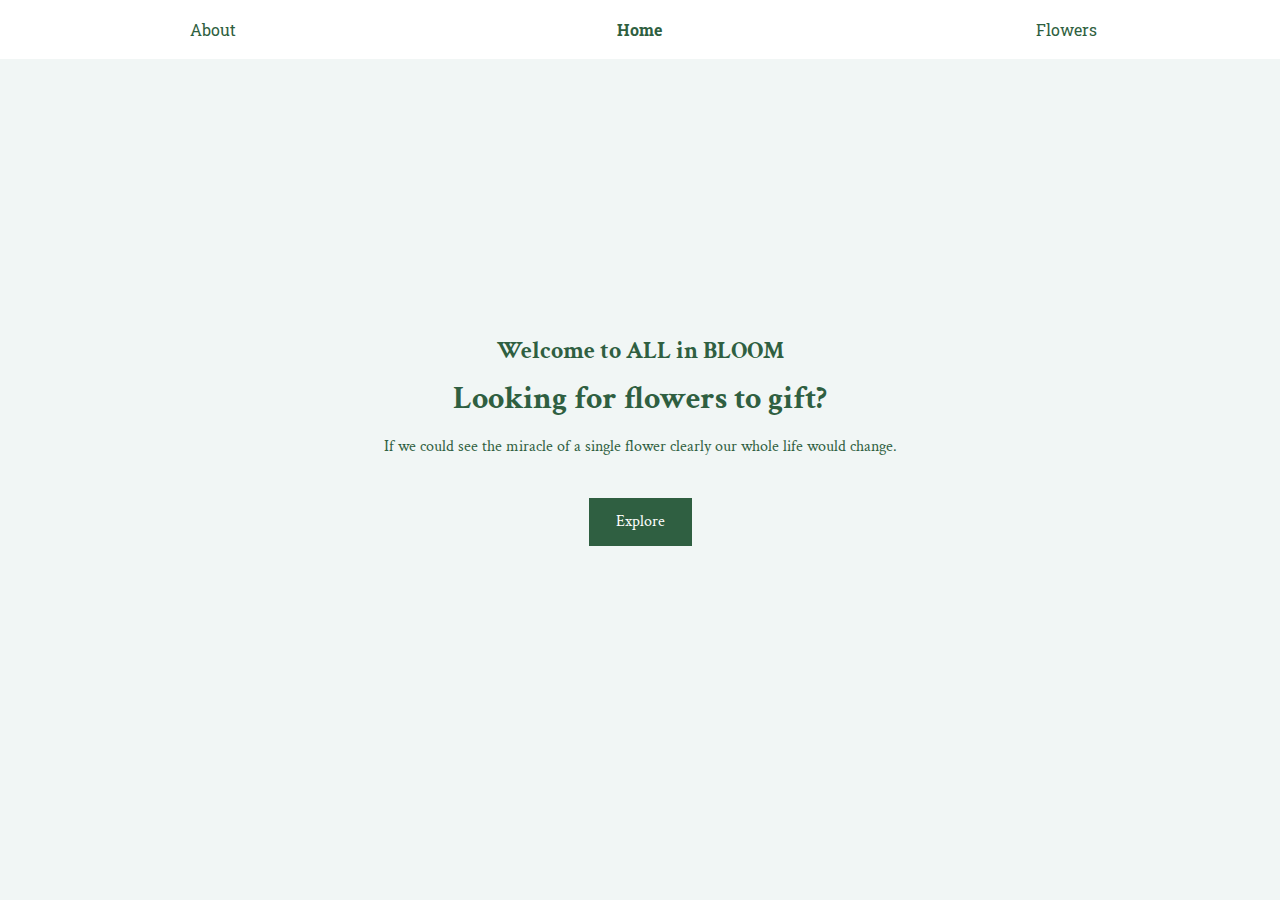
<file: index.html>
<!DOCTYPE html>
<html lang="en" dir="ltr">
  <head>
    <meta charset="utf-8">
    <title>HomePage</title>
    <link rel="stylesheet" href="style.css">
  </head>
  <body>

<div id= "HomeContainer">
  <div class= "NavigationBar">
  <a href="index2.html" class="Navigation"> About </a>
  <a style= "font-weight: bold" href="#" class="Navigation"> Home </a>
  <a href="index3.html" class="Navigation"> Flowers </a>
  </div>

  <div id= "HomeSubContainer">
  <div id= "slogan">
    <h1 style= "font-size: 1.5em"> Welcome to ALL in BLOOM </h1>
    <h1> Looking for flowers to gift? </h1>
    <p id= "subslogan"> If we could see the miracle of a single flower clearly our whole life would change. </p>
    <a href= "index3.html" class= "HomeSloganButton"> Explore </a>
    </div>
  <!-- <img id= "HomeImage" src="https://images.unsplash.com/photo-1464982326199-86f32f81b211?ixlib=rb-1.2.1&ixid=eyJhcHBfaWQiOjEyMDd9&auto=format&fit=crop&w=700&q=60" alt="Flowers"> -->
    </div>
  </div>

  </body>
</html>
</file>
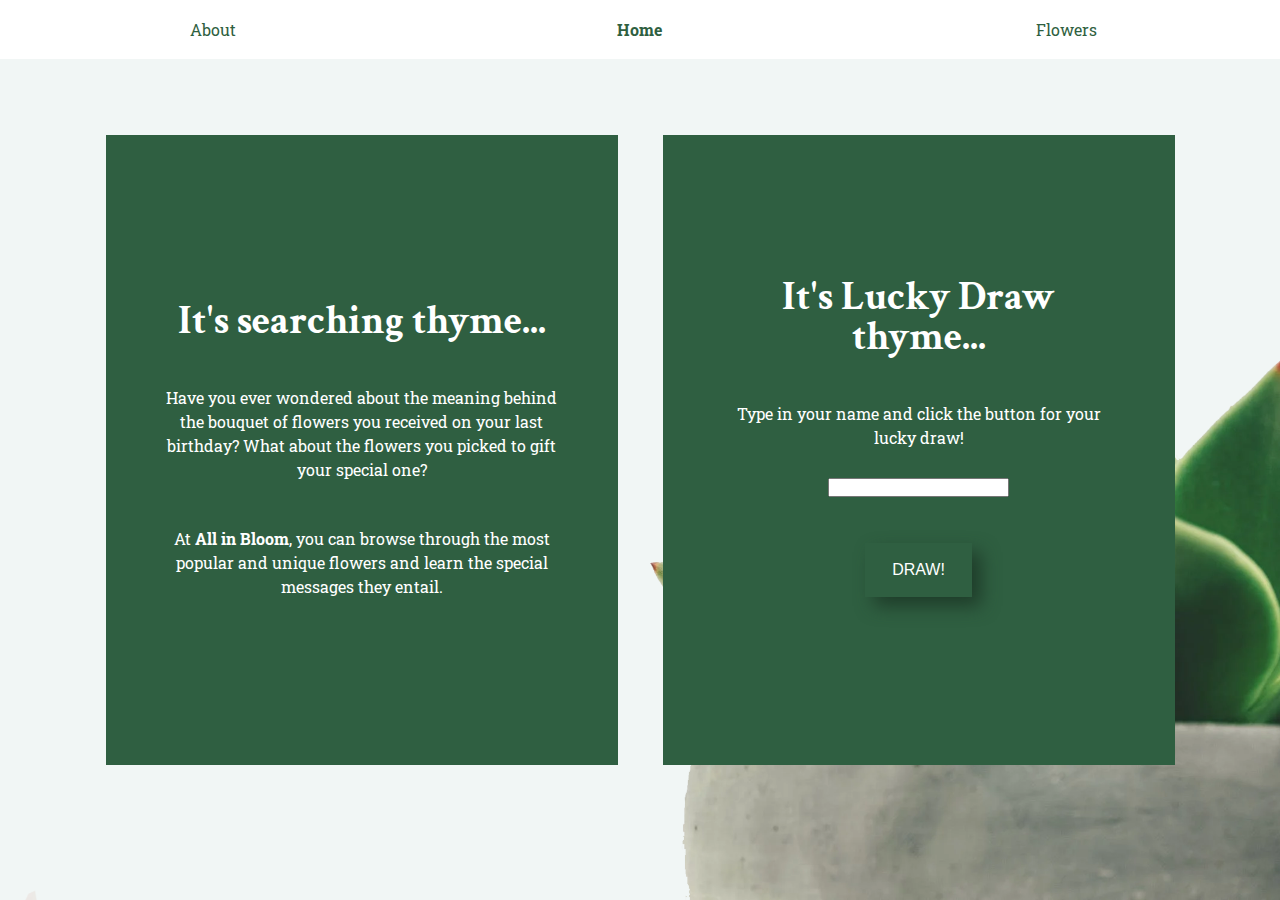
<file: index2.html>
<!DOCTYPE html>
<html lang="en" dir="ltr">
  <head>
    <meta charset="utf-8">
    <title>About</title>
    <link rel="stylesheet" href="style.css">
  </head>
  <body>
    <div class= "Container">
    <div class= "NavigationBar">
    <a href="index2.html" class="Navigation"> About </a>
    <a style= "font-weight: bold" href="index.html" class="Navigation"> Home </a>
    <a href="index3.html" class="Navigation"> Flowers </a>
    </div>

    <div id= "all">
    <div id= "about">
      <h1 id= aboutHeading> It's searching thyme...</h1>
      <p> Have you ever wondered about the meaning behind the bouquet of flowers you received on your last birthday?
      What about the flowers you picked to gift your special one? </p>
   <p>  At <b>All in Bloom</b>, you can browse through the most popular and unique flowers and learn the special messages they entail. </p>
      </div>

      <div id= "specialDraw">
        <h1 id= aboutHeading> It's Lucky Draw thyme...</h1>

        <label>Type in your name and click the button for your lucky draw!
          <br><br>
    <input type="text" id="name">

    <br>
    <button id="luckyButton">DRAW!</button>

  </label>

  <div id="lucky-output"></div>
      </div>

    </div>

    <script src="aboutScript.js"></script>

  </body>
</html>
</file>
<file: style.css>
@import url('https://fonts.googleapis.com/css2?family=Pacifico&family=Crimson+Text&family=Playfair+Display&display=swap');
@import url('https://fonts.googleapis.com/css2?family=Pacifico&family=Roboto+Slab:wght@200&display=swap');
* {
  box-sizing: border-box;
  padding: 0;
  margin: 0;
  transition: all 2s;
  /* color: #2f5f41; */
  /* border: 1px solid black; */
}

html, body {
  background-color: #f1f6f5;
}

/* Homepage */

#HomeContainer {
  /* position: relative; */
  display: flex;
  flex-direction: column;
  background-image: url("https://images.pexels.com/photos/1369280/pexels-photo-1369280.jpeg?auto=compress&cs=tinysrgb&dpr=2&h=750&w=1260");
  background-position: center;
   background-repeat: no-repeat;
   background-size: cover;
  width: 100vw;
  height: 100vh;

}

#HomeSubContainer {
  display: flex;
  flex-direction: column;
  width: 100%;
  height: 100%;

  text-align: center;
  align-items: center;
  justify-content: center;

}

.NavigationBar {
  position: fixed;
  top: 0;
  display: grid;
  grid-template-columns: repeat(3, 1fr);
  width: 100%;
  justify-items: center;
  background-color: white;

}

.Navigation {
  background-color: transparent;
  border: white;
  padding: 15px 32px;
  text-align: center;
  text-decoration: none;
  display: inline-block;
  font-size: 16px;
  margin: 4px 2px;
  cursor: pointer;
  transition: all 0.5s ease-in-out;
  width: 25vmin;
  color: #2f5f41;
  font-family: 'Roboto Slab'

}

.Navigation:hover {
  border-bottom: 0.5vmin solid #2f5f41;
}

#slogan {
  font-family: 'Crimson Text';
  line-height: 3em;
  color: #2f5f41;


}

#subslogan {
  font-family: 'Crimson Text';
  color: #2f5f41;

}

#HomeImage {
  object-fit: cover;
  width: 50%;
  height: 80vh;
}

.HomeSloganButton {
  background-color: #2f5f41;
  border: white;
  padding: 0 3vmin;
  text-align: center;
  text-decoration: none;
  display: inline-block;
  font-size: 1em;
  cursor: pointer;
  /* border: 1px solid #2f5f41; */
  margin-top: 5vmin;
  -webkit-transition: all .2s ease-in-out;
  color: white;
  margin: 3vmin 0 3vmin 0;

}

.HomeSloganButton:hover {
  transform: scale(1.05);
  }


  /* ABOUT */
.Container {
  background-image: url("About.png");
  background-position: center;
   background-repeat: no-repeat;
   background-size: cover;
  width: 100vw;
  height: 100vh;

  display: flex;
  flex-direction: column;
  text-align: center;
  align-items: center;
  justify-content: center;
}

#about, #specialDraw{
  display: flex;
  flex-direction: column;
  background-color: #2f5f41;
  font-family: 'Roboto Slab';
  line-height: 1.5em;
  color: white;
  width: 80vmin;
  padding: 6vmin 6vmin 6vmin 6vmin;
  animation: aboutAppear 2s ease-in-out;
  width: 40vw;
  height: 70vh;

  text-align: center;
  align-items: center;
  justify-content: center;
  }

  p + p {
  margin-top: 5vmin;
}

@keyframes aboutAppear {
  0% {opacity: 0;}
  100% {opacity: 1;}
}

#aboutHeading {
  font-family: 'Crimson Text';
  font-size: 2.5em;
  color: white;
  margin-bottom: 5vmin;
  animation: aboutAppear 1s ease-in-out;
  line-height: 1;
}

/* flower page */
#flowerGrid {
  display: grid;
  grid-template-columns: repeat(3, 1fr);
  grid-column-gap: 3vmin;
  grid-row-gap: 10vmin;
  margin: 10vmin 25vmin 0 25vmin;

}

.flower {
  padding: 1vmin 1vmin 1vmin 1vmin;
}
.flower:hover {
  transform: scale(1.1);
}

/* .flower:active {
  border: 3px solid #2f5f41;
} */

.flowerImage {
  object-fit: cover;
  width: 20vmin;
  height: 30vmin;
}

.FlowerContainer {
  display: flex;
  flex-direction: column;

  width: 100vw;
  justify-content: center;
  align-items: center;
}

#background {
  display: flex;
  flex-direction: column;
  background-image: url("https://images.pexels.com/photos/1859585/pexels-photo-1859585.jpeg?auto=compress&cs=tinysrgb&dpr=2&h=750&w=1260");
  background-position: center;
  background-repeat: no-repeat;
  background-size: cover;
  background-attachment: fixed;
  /* height: 100vh; */
    text-align: center;
    align-items: center;
    justify-content: center;
}

#popularGrid {
  display: grid;
  grid-template-columns: repeat(4, 1fr);
  grid-column-gap: 3vmin;
  grid-row-gap: 3vmin;
  margin: 5vmin 20vmin 10vmin 20vmin;
  /* height: 70vh; */

}

/* NOTE: It may be simpler to treat these .popularContent divs as GRIDS */

/* .popularContent {
  display: flex;
  flex-direction: column;
  width: 100%;
  height: 100%;
  overflow: hidden;
} */

.popularContent {
  display: grid;
  grid-template-rows: auto 25vh;
}

.popularImg {
  object-fit: cover;
  width: 100%;
  height: 100%;
}

.descriptions {
     text-align: center;
  color: white;
  font-family: 'Roboto Slab';
  margin: 3vmin;
  font-size: 2.5vmin;
}

.aprilPicks {
  margin-top: 12vmin;
  font-family: 'Crimson Text';
  color: #3f5f41;
}

#view {
  width: 100vw;
}

#all {
  display: flex;
  flex-direction: row;
  width: 100vw;
  height: 100vh;
  justify-content: center;
  align-items: center;

}


#luckyButton {
  padding
}

#specialDraw {
  display: flex;
  flex-direction: column;
  text-align: center;
  align-items: center;
  justify-content: center;

  margin-left: 5vmin;

  background-color: #2f5f41;
  animation: outerglow 2s infinite ease-in;
  /* animation: aboutAppear 2s ease-in-out; */

}

@keyframes outerglow {
 0% {box-shadow: 0 0 3vmin #2f5f41;}
 50% {box-shadow: 0 0 0;}
 100% {box-shadow: 0 0 3vmin #2f5f41;}
}

#luckyButton {
  background-color: #2f5f41;
  border: white;
  padding: 2vmin 3vmin;
  text-align: center;
  text-decoration: none;
  display: inline-block;
  font-size: 1em;
  cursor: pointer;
  /* border: 1px solid #2f5f41; */
  margin-top: 5vmin;
  -webkit-transition: all .2s ease-in-out;
  color: white;
  box-shadow: 1vmin 1vmin 2vmin #1f3d2a;
  margin-bottom: 3vmin;
}

#luckyButton:hover {
  transform: translate(0.5vmin, 0.5vmin);
}

#maincontainer {
  display: flex;
  flex-direction: column;

      text-align: center;
      align-items: center;
      justify-content: center;
}

.title{
  color: #2f5f41;
  font-family: 'Crimson Text';
}

.occasion, .message {
  font-family: 'Roboto Slab';
}

@media only screen and (max-width: 600px) {

#popularGrid {
  grid-template-columns: repeat(2,1fr);
}
</file>
